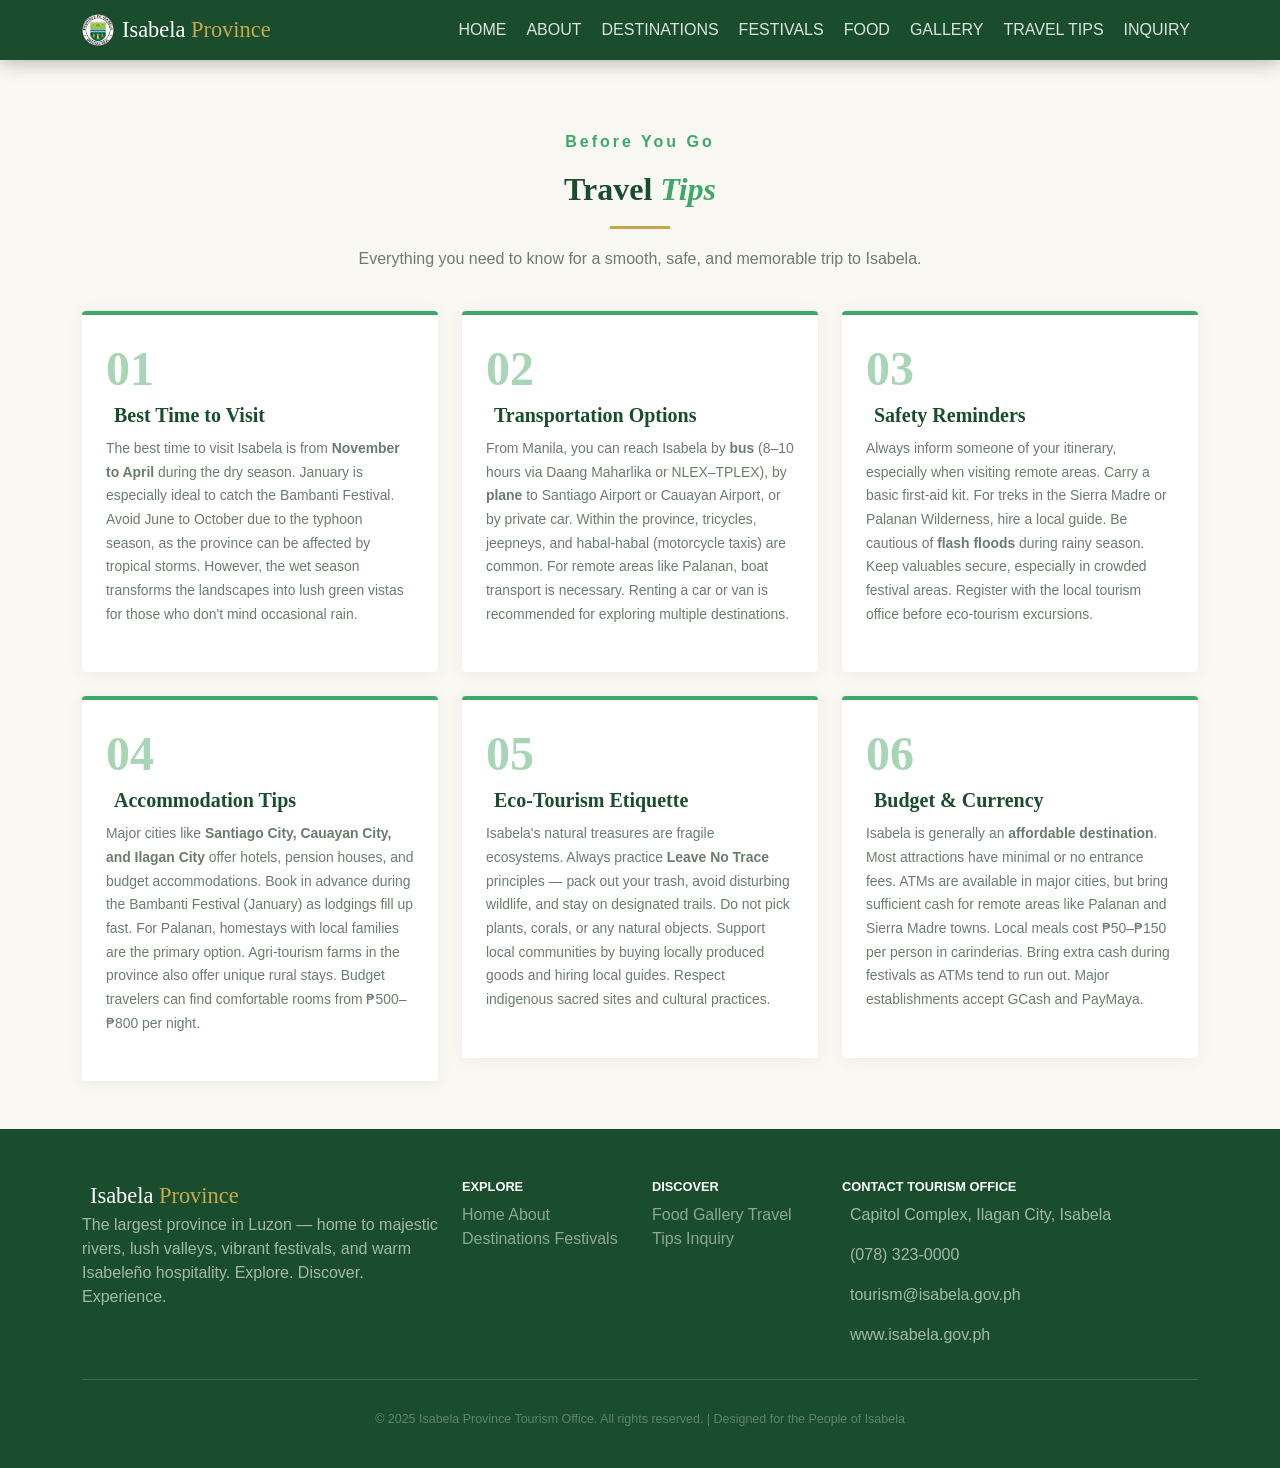
<file: tips.html>
<!DOCTYPE html>
<html lang="en">
<head>
  <meta charset="UTF-8">
  <meta name="viewport" content="width=device-width, initial-scale=1.0"/>
  <title>Isabela Province</title>
  <link href="https://cdn.jsdelivr.net/npm/bootstrap@5.3.0/dist/css/bootstrap.min.css" rel="stylesheet">
  <link href="css/style.css" rel="stylesheet">
</head>
<body>

  <nav class="navbar navbar-expand-lg" id="mainNav">
  <div class="container">
    <a class="navbar-brand d-flex align-items-center" href="index.html" onclick="showPage('home')">
      <img src="img/seal.png" alt="Isabela Province Logo" class="navbar-logo me-2"> Isabela ‎ <span> Province</span>
    </a>
    <button class="navbar-toggler" type="button" data-bs-toggle="collapse" data-bs-target="#navMenu">
      <span class="navbar-toggler-icon"></span>
    </button>
    <div class="collapse navbar-collapse" id="navMenu">
      <ul class="navbar-nav ms-auto">
        <li class="nav-item"><a class="nav-link" href="index.html" onclick="showPage('home')"><i class="fas fa-home me-1"></i>Home</a></li>
        <li class="nav-item"><a class="nav-link" href="about.html" onclick="showPage('about')"><i class="fas fa-info-circle me-1"></i>About</a></li>
        <li class="nav-item"><a class="nav-link" href="destinations.html" onclick="showPage('destinations')"><i class="fas fa-map-marker-alt me-1"></i>Destinations</a></li>
        <li class="nav-item"><a class="nav-link" href="festivals.html" onclick="showPage('festivals')"><i class="fas fa-star me-1"></i>Festivals</a></li>
        <li class="nav-item"><a class="nav-link" href="food.html" onclick="showPage('food')"><i class="fas fa-utensils me-1"></i>Food</a></li>
        <li class="nav-item"><a class="nav-link" href="gallery.html" onclick="showPage('gallery')"><i class="fas fa-images me-1"></i>Gallery</a></li>
        <li class="nav-item"><a class="nav-link" href="tips.html" onclick="showPage('tips')"><i class="fas fa-lightbulb me-1"></i>Travel Tips</a></li>
        <li class="nav-item"><a class="nav-link" href="inquiry.html" onclick="showPage('inquiry')"><i class="fas fa-envelope me-1"></i>Inquiry</a></li>
      </ul>
    </div>
  </div>
</nav>

  <script src="https://cdn.jsdelivr.net/npm/bootstrap@5.3.0/dist/js/bootstrap.bundle.min.js"></script>


<section id="tips" class="page-section">
  <div class="sec-header">
    <p class="sec-eyebrow">Before You Go</p>
    <h2 class="sec-title">Travel <em>Tips</em></h2>
    <div class="sec-divider"></div>
    <p class="sec-sub">Everything you need to know for a smooth, safe, and memorable trip to Isabela.</p>
  </div>
  <div class="container pb-5">
    <div class="row g-4">
      <div class="col-md-6 col-lg-4">
        <div class="tip-card">
          <div class="tip-num">01</div>
          <h5><i class="fas fa-sun me-2" style="color:var(--gold);"></i>Best Time to Visit</h5>
          <p>The best time to visit Isabela is from <strong>November to April</strong> during the dry season. January is especially ideal to catch the Bambanti Festival. Avoid June to October due to the typhoon season, as the province can be affected by tropical storms. However, the wet season transforms the landscapes into lush green vistas for those who don't mind occasional rain.</p>
        </div>
      </div>
      <div class="col-md-6 col-lg-4">
        <div class="tip-card">
          <div class="tip-num">02</div>
          <h5><i class="fas fa-bus me-2" style="color:var(--gold);"></i>Transportation Options</h5>
          <p>From Manila, you can reach Isabela by <strong>bus</strong> (8–10 hours via Daang Maharlika or NLEX–TPLEX), by <strong>plane</strong> to Santiago Airport or Cauayan Airport, or by private car. Within the province, tricycles, jeepneys, and habal-habal (motorcycle taxis) are common. For remote areas like Palanan, boat transport is necessary. Renting a car or van is recommended for exploring multiple destinations.</p>
        </div>
      </div>
      <div class="col-md-6 col-lg-4">
        <div class="tip-card">
          <div class="tip-num">03</div>
          <h5><i class="fas fa-shield-alt me-2" style="color:var(--gold);"></i>Safety Reminders</h5>
          <p>Always inform someone of your itinerary, especially when visiting remote areas. Carry a basic first-aid kit. For treks in the Sierra Madre or Palanan Wilderness, hire a local guide. Be cautious of <strong>flash floods</strong> during rainy season. Keep valuables secure, especially in crowded festival areas. Register with the local tourism office before eco-tourism excursions.</p>
        </div>
      </div>
      <div class="col-md-6 col-lg-4">
        <div class="tip-card">
          <div class="tip-num">04</div>
          <h5><i class="fas fa-hotel me-2" style="color:var(--gold);"></i>Accommodation Tips</h5>
          <p>Major cities like <strong>Santiago City, Cauayan City, and Ilagan City</strong> offer hotels, pension houses, and budget accommodations. Book in advance during the Bambanti Festival (January) as lodgings fill up fast. For Palanan, homestays with local families are the primary option. Agri-tourism farms in the province also offer unique rural stays. Budget travelers can find comfortable rooms from ₱500–₱800 per night.</p>
        </div>
      </div>
      <div class="col-md-6 col-lg-4">
        <div class="tip-card">
          <div class="tip-num">05</div>
          <h5><i class="fas fa-leaf me-2" style="color:var(--gold);"></i>Eco-Tourism Etiquette</h5>
          <p>Isabela's natural treasures are fragile ecosystems. Always practice <strong>Leave No Trace</strong> principles — pack out your trash, avoid disturbing wildlife, and stay on designated trails. Do not pick plants, corals, or any natural objects. Support local communities by buying locally produced goods and hiring local guides. Respect indigenous sacred sites and cultural practices.</p>
        </div>
      </div>
      <div class="col-md-6 col-lg-4">
        <div class="tip-card">
          <div class="tip-num">06</div>
          <h5><i class="fas fa-peso-sign me-2" style="color:var(--gold);"></i>Budget & Currency</h5>
          <p>Isabela is generally an <strong>affordable destination</strong>. Most attractions have minimal or no entrance fees. ATMs are available in major cities, but bring sufficient cash for remote areas like Palanan and Sierra Madre towns. Local meals cost ₱50–₱150 per person in carinderias. Bring extra cash during festivals as ATMs tend to run out. Major establishments accept GCash and PayMaya.</p>
        </div>
      </div>
    </div>
  </div>
</section>

<footer>
  <div class="container">
    <div class="row g-4">
      <div class="col-lg-4">
        <div class="brand"><i class="fas fa-leaf me-2"></i>Isabela <span>Province</span></div>
        <p>The largest province in Luzon — home to majestic rivers, lush valleys, vibrant festivals, and warm Isabeleño hospitality. Explore. Discover. Experience.</p>
      </div>
      <div class="col-lg-2 col-6">
        <h6>Explore</h6>
        <a href="#" onclick="showPage('home')">Home</a>
        <a href="#" onclick="showPage('about')">About</a>
        <a href="#" onclick="showPage('destinations')">Destinations</a>
        <a href="#" onclick="showPage('festivals')">Festivals</a>
      </div>
      <div class="col-lg-2 col-6">
        <h6>Discover</h6>
        <a href="#" onclick="showPage('food')">Food</a>
        <a href="#" onclick="showPage('gallery')">Gallery</a>
        <a href="#" onclick="showPage('tips')">Travel Tips</a>
        <a href="#" onclick="showPage('inquiry')">Inquiry</a>
      </div>
      <div class="col-lg-4">
        <h6>Contact Tourism Office</h6>
        <p><i class="fas fa-map-marker-alt me-2" style="color:var(--green-bright);"></i>Capitol Complex, Ilagan City, Isabela</p>
        <p><i class="fas fa-phone me-2" style="color:var(--green-bright);"></i>(078) 323-0000</p>
        <p><i class="fas fa-envelope me-2" style="color:var(--green-bright);"></i>tourism@isabela.gov.ph</p>
        <p><i class="fas fa-globe me-2" style="color:var(--green-bright);"></i>www.isabela.gov.ph</p>
      </div>
    </div>
    <hr>
    <p class="copy">© 2025 Isabela Province Tourism Office. All rights reserved. | Designed for the People of Isabela</p>
  </div>
</footer>

<!-- DESTINATION MODAL -->
<div class="modal fade" id="destModal" tabindex="-1">
  <div class="modal-dialog modal-lg modal-dialog-scrollable">
    <div class="modal-content">
      <div class="modal-header">
        <h5 class="modal-title" id="modalTitle">Destination Details</h5>
        <button type="button" class="btn-close" data-bs-dismiss="modal"></button>
      </div>
      <div class="modal-body" id="modalBody"></div>
      <div class="modal-footer">
        <button class="btn btn-secondary" data-bs-dismiss="modal">Close</button>
        <button class="btn btn-success" onclick="showPage('inquiry');bootstrap.Modal.getInstance(document.getElementById('destModal')).hide()">
          <i class="fas fa-envelope me-1"></i>Send Inquiry
        </button>
      </div>
    </div>
  </div>
</div>

<!-- LIGHTBOX -->
<div id="lightbox">
  <span id="lightbox-close" onclick="closeLightbox()">✕</span>
  <span class="lightbox-nav" id="lightbox-prev" onclick="lightboxNav(-1)">‹</span>
  <div id="lightbox-img"></div>
  <div id="lightbox-caption"></div>
  <span class="lightbox-nav" id="lightbox-next" onclick="lightboxNav(1)">›</span>
</div>

</body>
</html>
</file>
<file: css/style.css>
:root {
  --green-dark:#1a4d2e;
  --green-mid:#2d7a4f;
  --green-bright:#3ea76a;
  --green-light:#a8d5b5;
  --green-pale:#e8f5ed;
  --gold:#c9a84c;
  --cream:#faf8f3;
  --charcoal:#1c1c1c;
  --text-muted:#6b7c6e;
}

body {
  font-family:'DM Sans',sans-serif;
  background:var(--cream);
  color:var(--charcoal);
}

/* Navbar */

.navbar-logo {
  height: 32px;   
  width: auto;  
}

#mainNav {
  background:var(--green-dark);
  box-shadow:0 2px 20px rgba(0,0,0,.3);
}
#mainNav .navbar-brand {
  font-family:'Playfair Display',serif;
  font-size:1.4rem;
  color:#fff !important;
}
#mainNav .navbar-brand span { color:var(--gold); }
#mainNav .nav-link {
  color:rgba(255,255,255,.85) !important;
  text-transform:uppercase;
  font-weight:500;
}
#mainNav .nav-link:hover,
#mainNav .nav-link.active { color:var(--gold) !important; }

/* Section headers */
.sec-header { text-align:center; padding:70px 0 40px; }
.sec-eyebrow { color:var(--green-bright); font-weight:600; letter-spacing:3px; }
.sec-title { font-family:'Playfair Display',serif; font-weight:900; color:var(--green-dark); }
.sec-title em { color:var(--green-bright); }
.sec-divider { width:60px; height:3px; background:var(--gold); margin:18px auto; }
.sec-sub { color:var(--text-muted); max-width:600px; margin:auto; }

/* FOOD */

.food-card {
  background:#fff;
  border-radius:4px;
  box-shadow:0 2px 18px rgba(0,0,0,.07);
  transition:transform .25s;
}
.food-card:hover { transform:translateY(-4px); }
.food-icon {
  height:180px;
  display:flex;
  align-items:center;
  justify-content:center;
  font-size:5rem;
  background:linear-gradient(135deg,var(--green-pale),var(--green-light));
}
.food-body h5 { font-family:'Playfair Display',serif; color:var(--green-dark); font-weight:700; }
.food-body p { color:var(--text-muted); }

/* Footer */
footer {
  background: var(--green-dark);   /* same as header */
  color: rgba(255,255,255,.6);
  padding: 50px 0 24px;
}

footer .brand {
  font-family: 'Playfair Display', serif;
  font-size: 1.4rem;
  color: #fff;
}

footer .brand span { color: var(--gold); }

footer h6 {
  color: #fff;
  font-weight: 700;
  text-transform: uppercase;
  font-size: .8rem;
}

footer a {
  color: rgba(255,255,255,.5);
  text-decoration: none;
}

footer a:hover { color: var(--gold); }

footer .copy {
  font-size: .78rem;
  text-align: center;
  color: rgba(255,255,255,.3);
  margin-top: 30px;
}


/* INDEX */

/* Hero Section */
#hero-section {
  background:url("../img/hero1.jpg") no-repeat center center;
  background-size:cover;
  min-height:100vh;
  display:flex;
  align-items:center;
  position:relative;
  overflow:hidden;
  color:#fff;
}
.hero-pattern {
  position:absolute;
  inset:0;
  background-image:radial-gradient(circle at 20% 50%,rgba(255,255,255,.04) 0%,transparent 50%),
                   radial-gradient(circle at 80% 20%,rgba(201,168,76,.08) 0%,transparent 40%);
}
.hero-content { 
  position:relative; 
  z-index:2; 
  text-align:center; 
  padding:80px 20px; 
}

.hero-eyebrow {
  font-size:.8rem; 
  letter-spacing:3px;
  text-transform:uppercase; 
  color:var(--gold); 
  margin-bottom:16px; 
  font-weight:600; 
}

.hero-title {
  font-family:'Playfair Display',serif; 
  font-size:clamp(2.8rem,7vw,5.5rem); 
  font-weight:900; margin-bottom:20px; 
}

.hero-title em { 
  color:var(--gold); 
  font-style:italic; 
}

.hero-slogan, .hero-welcome {
  max-width:680px; 
  margin:0 auto 14px; 
  color:var(--green-dark); 
}

/* Hero Stats */
.hero-stats { 
  display:flex; 
  justify-content:center; 
  gap:50px; 
  margin-top:40px; 
  border-top:1px solid rgba(255,255,255,.15); 
  padding-top:30px; 
}

.hero-stat h3 { 
  font-family:'Playfair Display',serif; 
  font-size:2.2rem; 
  font-weight:900; 
  color:var(--gold); 
}

.hero-stat p { 
  font-size:.75rem; 
  text-transform:uppercase; 
  color:rgba(255,255,255,.6); 
}

/* Buttons */
.btn-gold {
  background:var(--gold);
  color:var(--green-dark);
  font-weight:700;
  border:none;
  padding:14px 36px;
  text-transform:uppercase;
}
.btn-gold:hover { background:#e0bc5e; }
.btn-outline-light-hero {
  border:2px solid rgba(255,255,255,.5);
  color:#fff;
  padding:14px 32px;
  text-transform:uppercase;
}
.btn-outline-light-hero:hover { background:rgba(255,255,255,.1); }

.hero-text-block {
  background: var(--green-dark); 
  color: #fff;
  padding: 40px;
  border-radius: 4px;
  text-align: center;
  margin: 40px auto;
  max-width: 900px;
}

.hero-text-block {
  background: var(--green-dark);
  color: #fff;
  padding: 40px;
  border-radius: 4px;
  text-align: center;
  margin: 40px auto;
  max-width: 1000px;
}

.hero-text-block .hero-slogan {
  font-family: 'Playfair Display', serif;
  font-size: 1.4rem;
  font-weight: 700;
  color: var(--gold);
  margin-bottom: 20px;
}

.hero-text-block .hero-welcome {
  font-size: 1rem;
  line-height: 1.8;
  color: rgba(255,255,255,.85);
}

.hero-pics img {
  transition: transform .3s ease, box-shadow .3s ease;
}

.hero-pics img:hover {
  transform: scale(1.05);
  box-shadow: 0 6px 20px rgba(0,0,0,.25);
}


/* Quick Highlights */
.quick-highlight {
  padding:28px;
  border-radius:4px;
  background:var(--green-pale);
}
.quick-highlight h6 {
  font-family:'Playfair Display',serif;
  color:var(--green-dark);
  font-weight:700;
}
.quick-highlight p { font-size:.82rem; color:var(--text-muted); margin:0; }

/* Footer */
footer {
  background:var(--green-dark);  
  color:rgba(255,255,255,.6);
  padding:50px 0 24px;
}
footer .brand { font-family:'Playfair Display',serif; font-size:1.4rem; color:#fff; }
footer .brand span { color:var(--gold); }
footer h6 { color:#fff; font-weight:700; text-transform:uppercase; font-size:.8rem; }
footer a { color:rgba(255,255,255,.5); text-decoration:none; }
footer a:hover { color:var(--gold); }
footer .copy { font-size:.78rem; text-align:center; color:rgba(255,255,255,.3); margin-top:30px; }

/* Lightbox */
#lightbox { display:none; position:fixed; inset:0; background:rgba(0,0,0,.92); z-index:9999; align-items:center; justify-content:center; flex-direction:column; }
#lightbox.show { display:flex; }
#lightbox-img { max-width:90vw; max-height:80vh; background:var(--green-mid); border-radius:4px; }
#lightbox-caption { color:#fff; margin-top:14px; }
#lightbox-close { position:absolute; top:20px; right:28px; font-size:2rem; color:#fff; cursor:pointer; }
.lightbox-nav { position:absolute; top:50%; transform:translateY(-50%); font-size:2rem; color:#fff; cursor:pointer; }
#lightbox-prev { left:10px; }
#lightbox-next { right:10px; }

/* Animations */
@keyframes fadeInUp { from{opacity:0;transform:translateY(30px);} to{opacity:1;transform:translateY(0);} }
.fade-in-up { animation:fadeInUp .7s ease both; }
.fade-in-up-2 { animation:fadeInUp .7s ease .15s both; }
.fade-in-up-3 { animation:fadeInUp .7s ease .3s both; }
.fade-in-up-4 { animation:fadeInUp .7s ease .45s both; }

/* FESTIVALS */

.festival-card {
  position:relative;
  border-radius:4px;
  overflow:hidden;
  box-shadow:0 4px 25px rgba(0,0,0,.1);
  background:var(--green-dark);
  color:#fff;
  min-height:340px;
  display:flex;
  flex-direction:column;
  justify-content:flex-end;
  transition:transform .25s;
}
.festival-card:hover { transform:scale(1.02); }
.festival-bg {
  position:absolute;
  inset:0;
  display:flex;
  align-items:center;
  justify-content:center;
  font-size:8rem;
  opacity:.18;
}
.festival-overlay {
  position:absolute;
  inset:0;
  background:linear-gradient(to top,rgba(26,77,46,.95) 40%,transparent 100%);
}
.festival-body {
  position:relative;
  z-index:2;
  padding:28px;
}
.festival-month {
  background:var(--gold);
  color:var(--green-dark);
  font-size:.7rem;
  font-weight:700;
  letter-spacing:1.5px;
  text-transform:uppercase;
  padding:4px 12px;
  border-radius:2px;
  display:inline-block;
  margin-bottom:12px;
}
.festival-body h4 {
  font-family:'Playfair Display',serif;
  font-size:1.5rem;
  margin-bottom:6px;
}
.festival-body .loc {
  font-size:.8rem;
  color:rgba(255,255,255,.7);
  margin-bottom:10px;
}
.festival-body p {
  font-size:.85rem;
  color:rgba(255,255,255,.8);
  line-height:1.65;
}

/* ABOUT */

.about-highlight {
  background:linear-gradient(135deg,var(--green-dark),var(--green-mid));
  color:#fff;
  border-radius:4px;
  padding:40px;
}
.about-highlight h3 { 
  font-family:'Playfair Display',serif; 
  font-size:1.8rem; 
  margin-bottom:20px; 
}

.about-highlight p { 
  color:rgba(255,255,255,.8); 
  line-height:1.8; 
}

.badge-custom {
  background:var(--gold);
  color:var(--green-dark);
  font-weight:700;
  font-size:.75rem;
  padding:6px 14px;
  border-radius:2px;
  display:inline-block;
  margin-bottom:16px;
  text-transform:uppercase;
}

.about-card {
  background:#fff;
  border-radius:4px;
  padding:28px;
  border-left:4px solid var(--green-bright);
  box-shadow:0 2px 20px rgba(0,0,0,.06);
}
.about-card-icon { 
  font-size:2rem; 
  color:var(--green-bright); 
  margin-bottom:14px; 
}

.about-card h5 { 
  font-family:'Playfair Display',serif; 
  font-weight:700; 
  color:var(--green-dark); 
  margin-bottom:10px; 
}

.about-card p { 
  font-size:.9rem; 
  color:var(--text-muted); 
  line-height:1.7; }

/* DESTINATIONS */

.search-bar-wrap {
  background:#fff;
  border-radius:4px;
  padding:24px;
  box-shadow:0 2px 20px rgba(0,0,0,.07);
  margin-bottom:30px;
}
.search-bar-wrap input {
  border:1.5px solid var(--green-light);
  border-radius:2px;
  padding:10px 16px;
  font-size:.9rem;
}
.search-bar-wrap input:focus {
  border-color:var(--green-bright);
  box-shadow:0 0 0 3px rgba(62,167,106,.15);
}
.filter-btn {
  border:1.5px solid var(--green-mid);
  color:var(--green-mid);
  background:#fff;
  border-radius:2px;
  padding:7px 18px;
  font-size:.8rem;
  font-weight:600;
  text-transform:uppercase;
  margin:4px;
  cursor:pointer;
}
.filter-btn:hover, .filter-btn.active { 
  background:var(--green-mid); 
  color:#fff; }

/* Destination cards */
.dest-card {
  background:#fff;
  border-radius:4px;
  box-shadow:0 2px 20px rgba(0,0,0,.07);
  transition:transform .25s,box-shadow .25s;
}
.dest-card:hover { 
  transform:translateY(-5px); 
  box-shadow:0 14px 40px rgba(0,0,0,.13); 
}

.dest-card-img {
  height:200px;
  display:flex;
  align-items:center;
  justify-content:center;
  background:var(--green-light);
  position:relative;
  font-size:3rem;
}
.dest-badge {
  position:absolute;
  top:12px;
  right:12px;
  background:var(--green-dark);
  color:#fff;
  font-size:.7rem;
  font-weight:700;
  padding:4px 10px;
  border-radius:2px;
  text-transform:uppercase;
}
.dest-card-body { padding:20px; }
.dest-card-body h5 {
  font-family:'Playfair Display',serif;
  font-weight:700;
  color:var(--green-dark);
  margin-bottom:4px;
}
.dest-loc { 
  font-size:.78rem; 
  color:var(--text-muted); 
  margin-bottom:10px; 
}

.dest-loc i { 
  color:var(--green-bright); 
  margin-right:4px; 
}

.dest-card-body p { 
  font-size:.85rem; 
  color:var(--text-muted); 
  line-height:1.6; 
  margin-bottom:16px; 
}

.dest-meta { 
  display:flex; 
  gap:14px; 
  font-size:.75rem; 
  color:var(--text-muted); 
  margin-bottom:14px; 
}

.dest-meta i { 
  color:var(--green-bright); 
  margin-right:3px; 
}

.btn-green {
  background:var(--green-mid);
  color:#fff;
  border:none;
  padding:9px 22px;
  font-size:.8rem;
  font-weight:600;
  text-transform:uppercase;
  border-radius:2px;
  transition:all .2s;
}
.btn-green:hover { 
  background:var(--green-dark); 
}

/* No results */
.no-results {
  text-align:center;
  padding:60px;
  color:var(--text-muted);
}
.no-results i { 
  font-size:3rem; 
  color:var(--green-light); 
  display:block; 
  margin-bottom:14px; }

.dest-card-img {
  position: relative;
  width: 100%;
  height: 220px; 
  overflow: hidden;
  border-radius: 6px;
}

.dest-card-img img {
  width: 100%;
  height: 100%;
  object-fit: cover; 
  display: block;
}


/* GALLERY */

#gallery { 
  background:var(--green-dark); 
  color:#fff; padding-bottom:60px; 
}

.gallery-grid {
  display:grid;
  grid-template-columns:repeat(auto-fill,minmax(200px,1fr));
  gap:8px;
}
.gallery-item {
  position:relative;
  aspect-ratio:1;
  overflow:hidden;
  cursor:pointer;
  border-radius:2px;
}
.gallery-item-inner {
  background: #fff; 
  display: flex;
  align-items: center;
  justify-content: center;
  height: 200px;
  border-radius: 6px;
}


#gallery.page-section {
  background: #faf8f3;
  padding: 60px 0;
}

}
.gallery-item:hover .gallery-item-inner { transform:scale(1.08); }
.gallery-item .gallery-overlay {
  position:absolute;
  inset:0;
  background:rgba(26,77,46,.5);
  opacity:0;
  transition:opacity .3s;
  display:flex;
  align-items:center;
  justify-content:center;
  color:#fff;
  font-size:1.5rem;
}
.gallery-item:hover .gallery-overlay { 
  opacity:1; 
}

/* TRAVEL TIPS */

.tip-card {
  background:#fff;
  border-radius:4px;
  padding:30px 24px;
  box-shadow:0 2px 18px rgba(0,0,0,.06);
  border-top:4px solid var(--green-bright);
  transition:transform .25s;
}
.tip-card:hover { 
  transform:translateY(-4px); 
}
.tip-num {
  font-family:'Playfair Display',serif;
  font-size:3rem;
  font-weight:900;
  color:var(--green-light);
  line-height:1;
  margin-bottom:10px;
}
.tip-card h5 {
  font-family:'Playfair Display',serif;
  color:var(--green-dark);
  font-weight:700;
  margin-bottom:10px;
}
.tip-card p { 
  font-size:.87rem; 
  color:var(--text-muted); 
  line-height:1.7; 
}

/* INQUIRY */

.inquiry-wrap {
  background:#fff;
  border-radius:4px;
  padding:44px;
  box-shadow:0 20px 60px rgba(0,0,0,.25);
  max-width:760px;
  margin:0 auto 80px;
}
.inquiry-wrap .form-label {
  font-size:.82rem;
  font-weight:600;
  letter-spacing:.5px;
  text-transform:uppercase;
  color:var(--green-dark);
}
.inquiry-wrap .form-control,
.inquiry-wrap .form-select {
  border:1.5px solid #dde8e2;
  border-radius:2px;
  padding:11px 14px;
  font-size:.9rem;
  transition:border-color .2s;
}
.inquiry-wrap .form-control:focus,
.inquiry-wrap .form-select:focus {
  border-color:var(--green-bright);
  box-shadow:0 0 0 3px rgba(62,167,106,.15);
}
.inquiry-wrap .form-control.is-invalid { 
  border-color:#dc3545; 
}
.invalid-feedback { 
  font-size:.78rem; 
}

/* Submit button */
.btn-submit {
  background:var(--green-dark);
  color:#fff;
  border:none;
  padding:14px 42px;
  font-size:.9rem;
  font-weight:700;
  text-transform:uppercase;
  border-radius:2px;
  transition:all .25s;
  width:100%;
}
.btn-submit:hover { 
  background:var(--green-mid); 
}

/* Success message */
.success-msg {
  display:none;
  background:var(--green-pale);
  border:2px solid var(--green-bright);
  border-radius:4px;
  padding:24px;
  text-align:center;
  color:var(--green-dark);
}
.success-msg i {
  font-size:2.5rem;
  color:var(--green-bright);
  margin-bottom:12px;
}
</file>
